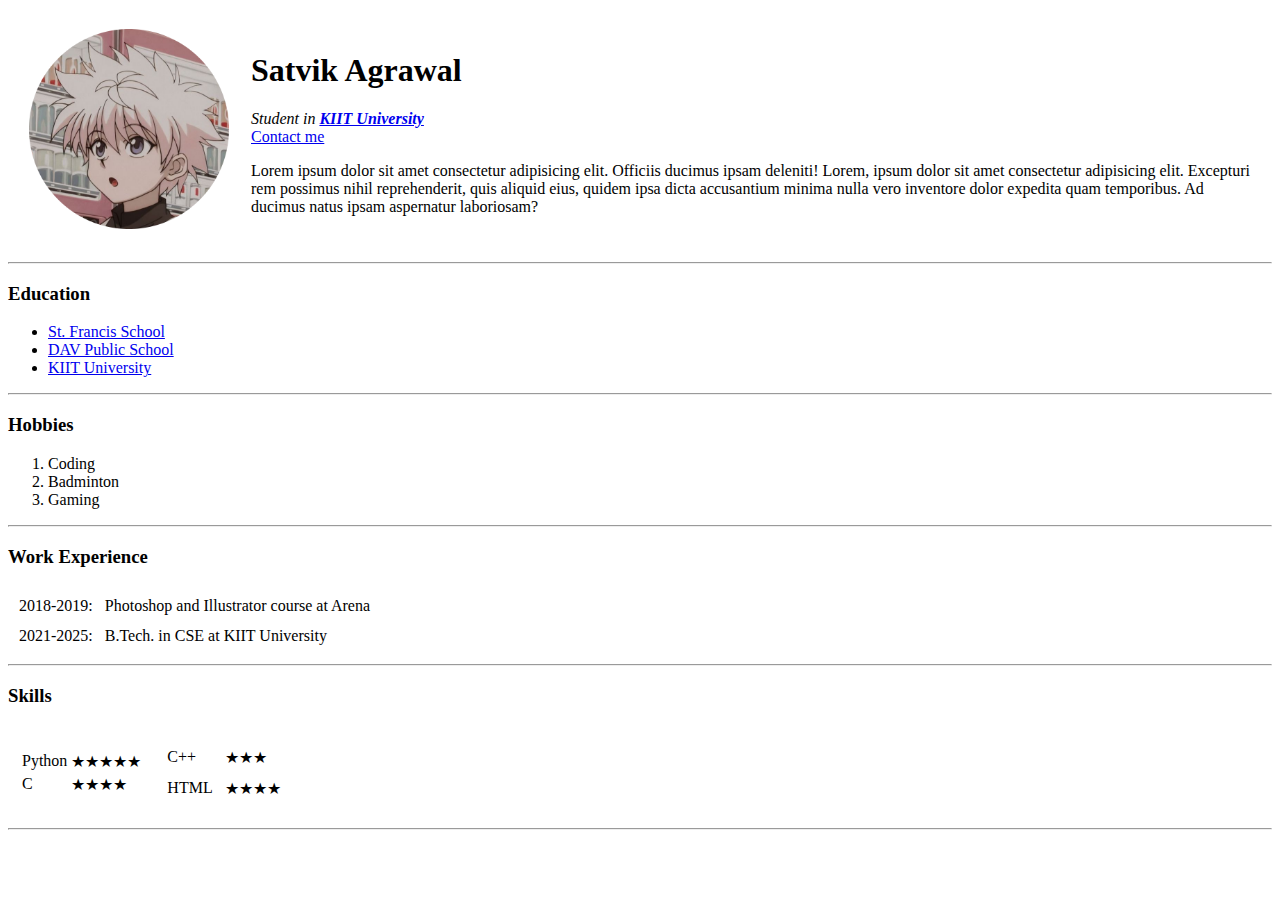
<file: index.html>
<!DOCTYPE html>
<html lang="en" dir="ltr">
	<head>
		<meta charset="utf-8" />
		<title>Satvik's Personal Site</title>
	</head>
	<body>
		<table cellspacing="20">
			<tr>
				<td>
					<img
						src="killua-modified.png"
						alt="Satvik Profile Picture"
						width="200"
						height="200"
					/>
				</td>
				<td>
					<h1>Satvik Agrawal</h1>
					<p>
						<em
							>Student in
							<strong
								><a href="https://kiit.ac.in/">KIIT University</a></strong
							></em
						><br />
						<a href="contact.html">Contact me</a>
					</p>
					<p>
						Lorem ipsum dolor sit amet consectetur adipisicing elit. Officiis
						ducimus ipsam deleniti! Lorem, ipsum dolor sit amet consectetur
						adipisicing elit. Excepturi rem possimus nihil reprehenderit, quis
						aliquid eius, quidem ipsa dicta accusantium minima nulla vero
						inventore dolor expedita quam temporibus. Ad ducimus natus ipsam
						aspernatur laboriosam?
					</p>
				</td>
			</tr>
		</table>
		<hr />
		<h3><strong>Education</strong></h3>
		<ul type="disc">
			<li><a href="https://stfrancisbilaspur.in/">St. Francis School</a></li>
			<li><a href="http://davbsp.org/">DAV Public School</a></li>
			<li><a href="https://kiit.ac.in/">KIIT University</a></li>
		</ul>
		<hr />
		<h3><strong>Hobbies</strong></h3>
		<ol>
			<li>Coding</li>
			<li>Badminton</li>
			<li>Gaming</li>
		</ol>
		<hr />
		<h3><strong>Work Experience</strong></h3>
		<table cellspacing="10">
			<tbody>
				<tr>
					<td>2018-2019:</td>
					<td>Photoshop and Illustrator course at Arena</td>
				</tr>
				<tr>
					<td>2021-2025:</td>
					<td>B.Tech. in CSE at KIIT University</td>
				</tr>
			</tbody>
		</table>
		<hr />
		<h3><strong>Skills</strong></h3>
		<table cellspacing="10">
			<tr>
				<td>
					<table>
						<tr>
							<td>Python</td>
							<td>★★★★★</td>
						</tr>
						<tr>
							<td>C</td>
							<td>★★★★</td>
						</tr>
					</table>
				</td>
				<td>
					<table cellspacing="10">
						<tr>
							<td>C++</td>
							<td>★★★</td>
						</tr>
						<tr>
							<td>HTML</td>
							<td>★★★★</td>
						</tr>
					</table>
				</td>
			</tr>
		</table>
		<hr />
	</body>
</html>
</file>
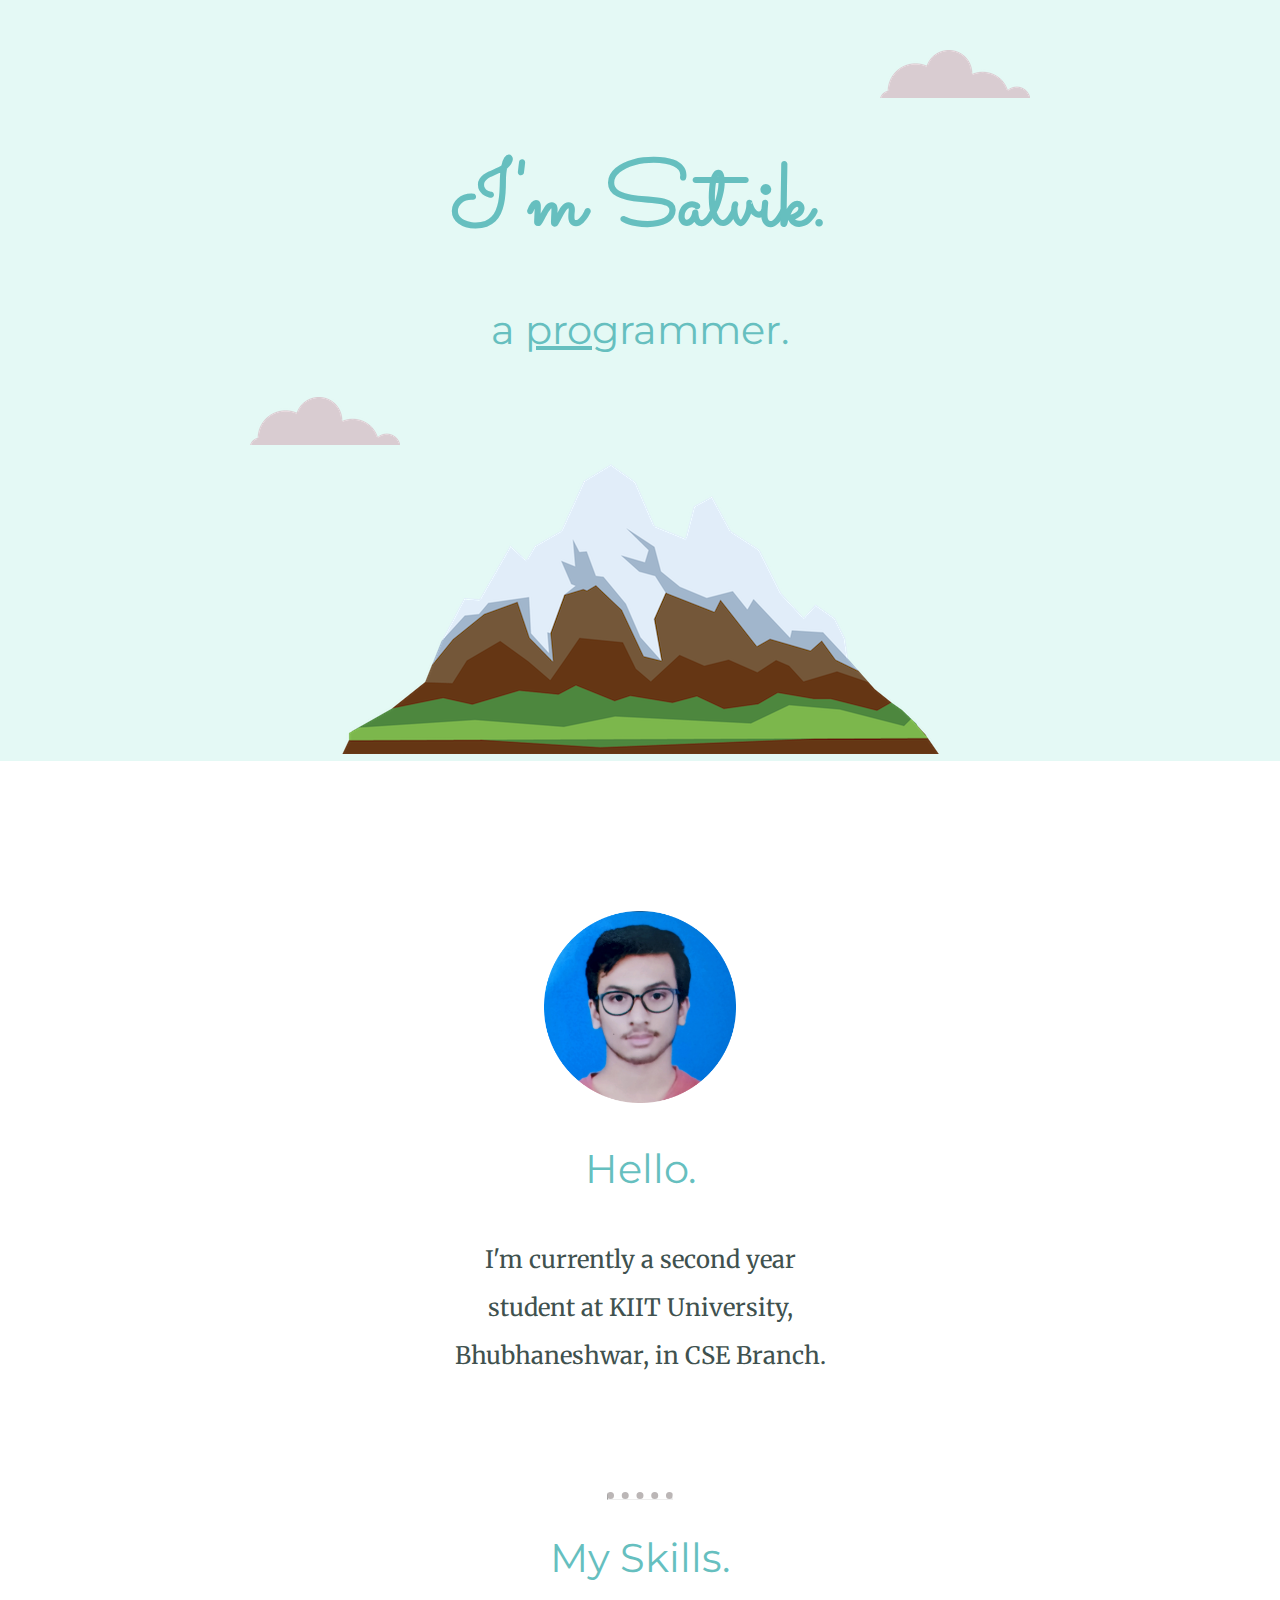
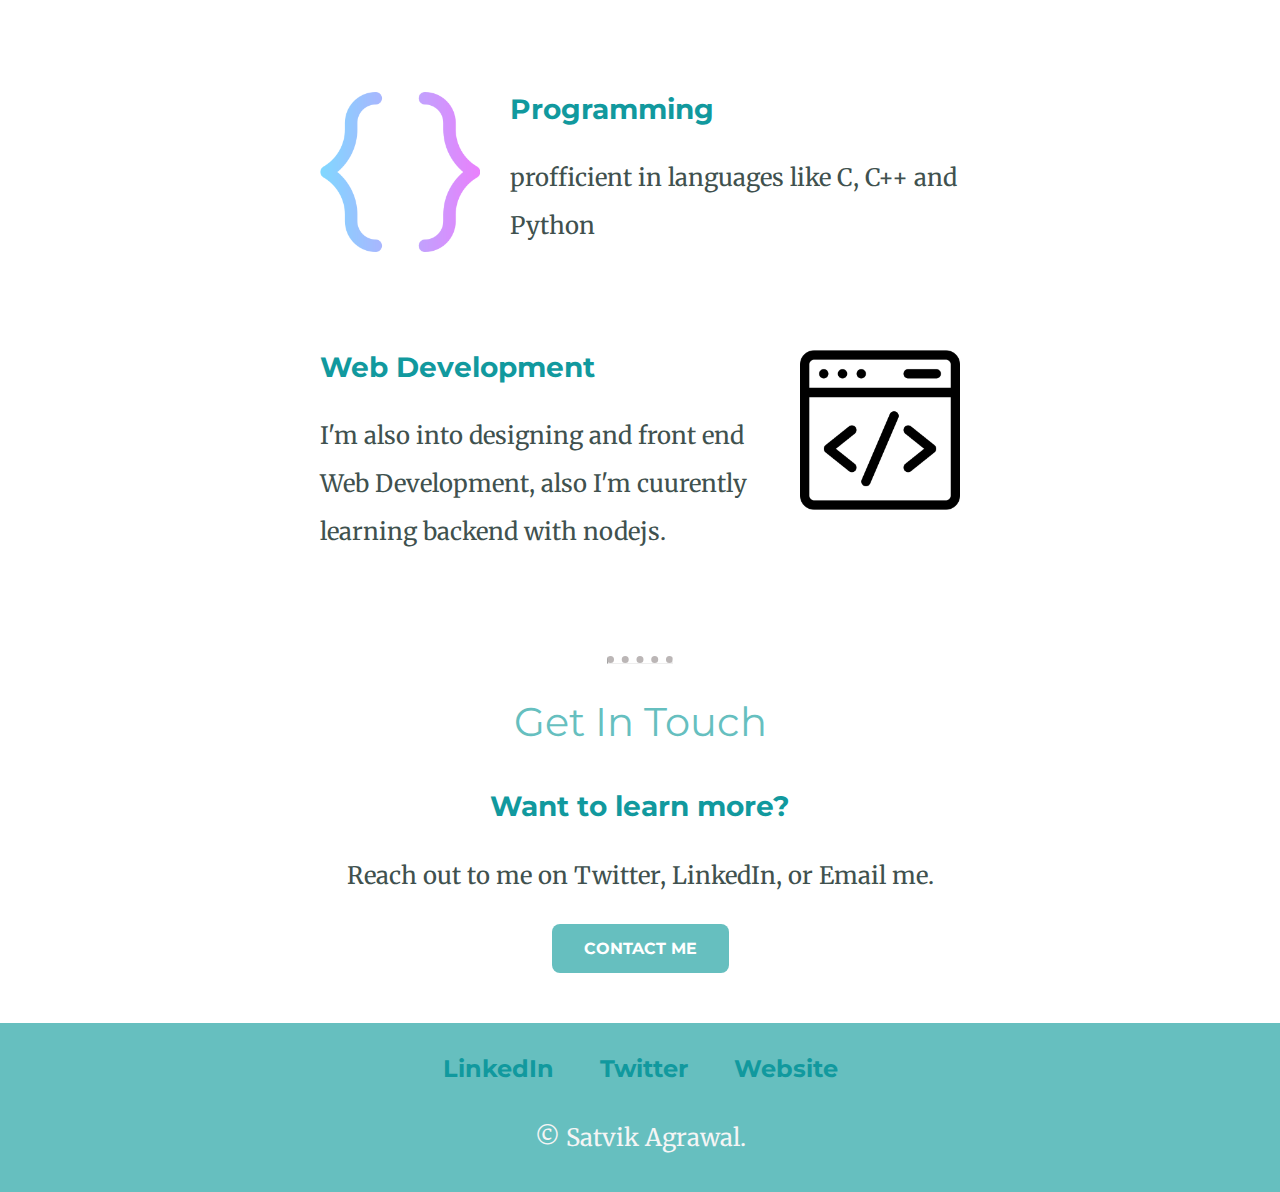
<file: CSS-My Site/index.html>
<!DOCTYPE html>
<html lang="en">
	<head>
		<meta charset="UTF-8" />
		<title>Satvik Agrawal</title>
		<link rel="stylesheet" href="css/styles.css" />
		<link rel="icon" href="favicon.ico" />
		<link rel="preconnect" href="https://fonts.googleapis.com" />
		<link rel="preconnect" href="https://fonts.gstatic.com" crossorigin />
		<link
			href="https://fonts.googleapis.com/css2?family=Merriweather&family=Montserrat&family=Sacramento&display=swap"
			rel="stylesheet"
		/>
	</head>
	<body>
		<div class="top-container">
			<img class="top-cloud" src="images/cloud.png" alt="cloud-image" />
			<h1 class="setmargin">I'm Satvik.</h1>
			<h2>a <span class="pro">pro</span>grammer.</h2>
			<img class="bottom-cloud" src="images/cloud.png" alt="cloud-image" />
			<img src="images/mountain.png" alt="mountain-image" />
		</div>

		<div class="middle-container">
			<div class="profile">
				<img class="propic" src="images/profile pic.png" alt="profile-photo" />
				<h2>Hello.</h2>
				<p class="intro">
					I'm currently a second year student at KIIT University, Bhubhaneshwar,
					in CSE Branch.
				</p>
			</div>
			<hr />
			<div class="skills">
				<h2>My Skills.</h2>
				<div class="skill-row">
					<img class="coding" src="images/programming.png" alt="coding-png" />
					<div class="content">
						<h3>Programming</h3>
						<p>profficient in languages like C, C++ and Python</p>
					</div>
				</div>
				<div class="skill-row">
					<img
						class="Web"
						src="images/web-development.png"
						alt="web-development"
					/>
					<div class="content">
						<h3>Web Development</h3>
						<p>
							I'm also into designing and front end Web Development, also I'm
							cuurently learning backend with nodejs.
						</p>
					</div>
				</div>
			</div>
			<hr />
			<div class="contact-me">
				<h2>Get In Touch</h2>
				<h3>Want to learn more?</h3>
				<p>Reach out to me on Twitter, LinkedIn, or Email me.</p>
				<a class="btn" href="mailto:satwikagrawal@gmail.com">CONTACT ME</a>
			</div>
		</div>

		<div class="bottom-container">
			<a class="footer-link" href="https://www.linkedin.com/">LinkedIn</a>
			<a class="footer-link" href="https://twitter.com/">Twitter</a>
			<a class="footer-link" href="https://www.appbrewery.co/">Website</a>
			<p class="credits">© Satvik Agrawal.</p>
		</div>
	</body>
</html>
</file>
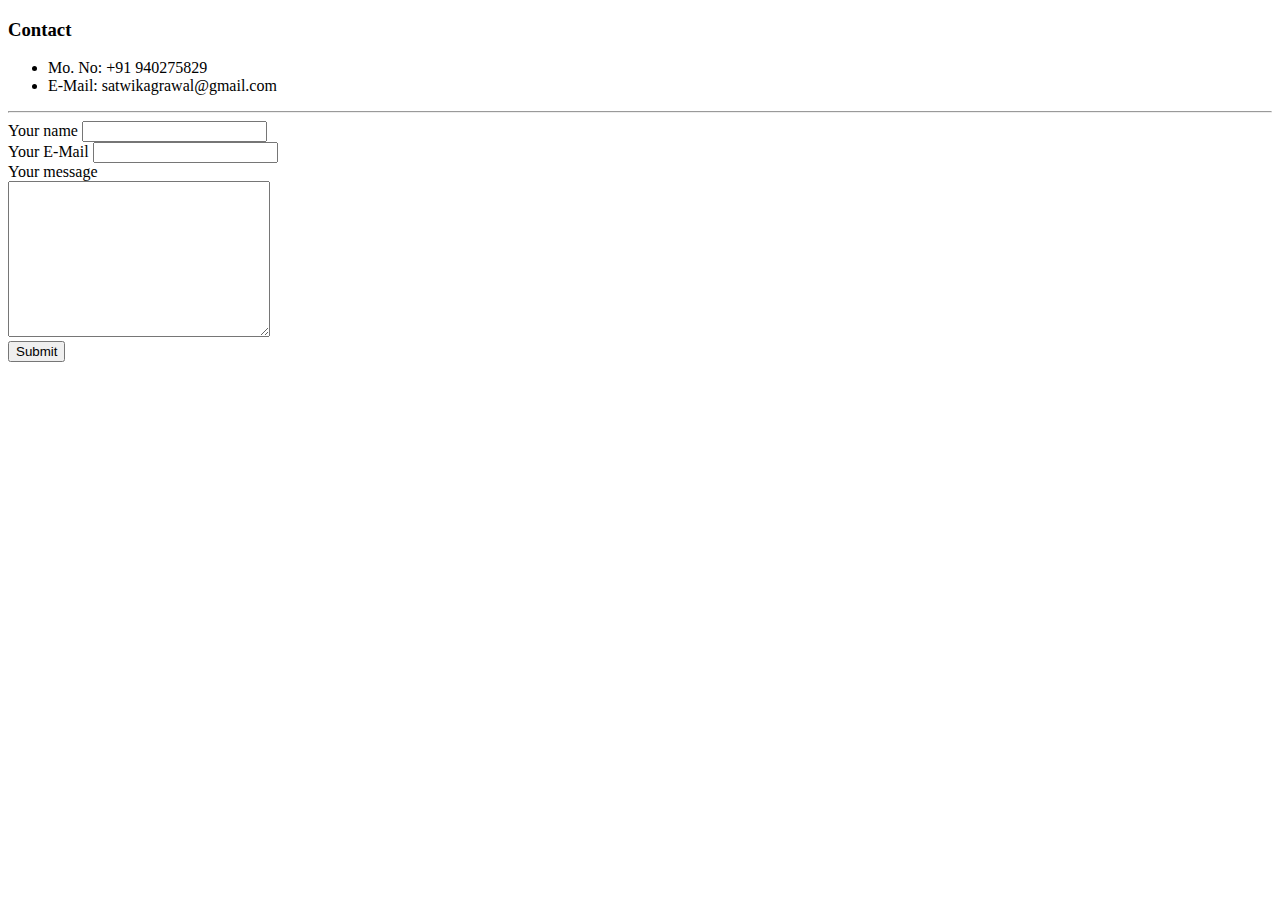
<file: contact.html>
<!DOCTYPE html>
<html lang="en" dir="ltr">
	<head>
		<meta charset="utf-8" />
		<title>Contact</title>
	</head>
	<body>
		<h3><strong>Contact</strong></h3>
		<ul>
			<li>Mo. No: +91 940275829</li>
			<li>E-Mail: satwikagrawal@gmail.com</li>
		</ul>
		<hr />
		<form
			action="mailto:satwikagrawal@gmail.com"
			method="post"
			enctype="text/plain"
		>
			<label for="">Your name</label>
			<input type="text" name="your name" id="" /><br />
			<label for="">Your E-Mail</label>
			<input type="email" name="your E-Mail" id="" /><br />
			<label for="">Your message</label><br />
			<!-- <input type="text" name="" id="" /> -->
			<textarea name="your message" id="" cols="30" rows="10"></textarea><br />
			<input type="submit" name="" id="" />
		</form>
	</body>
</html>
</file>
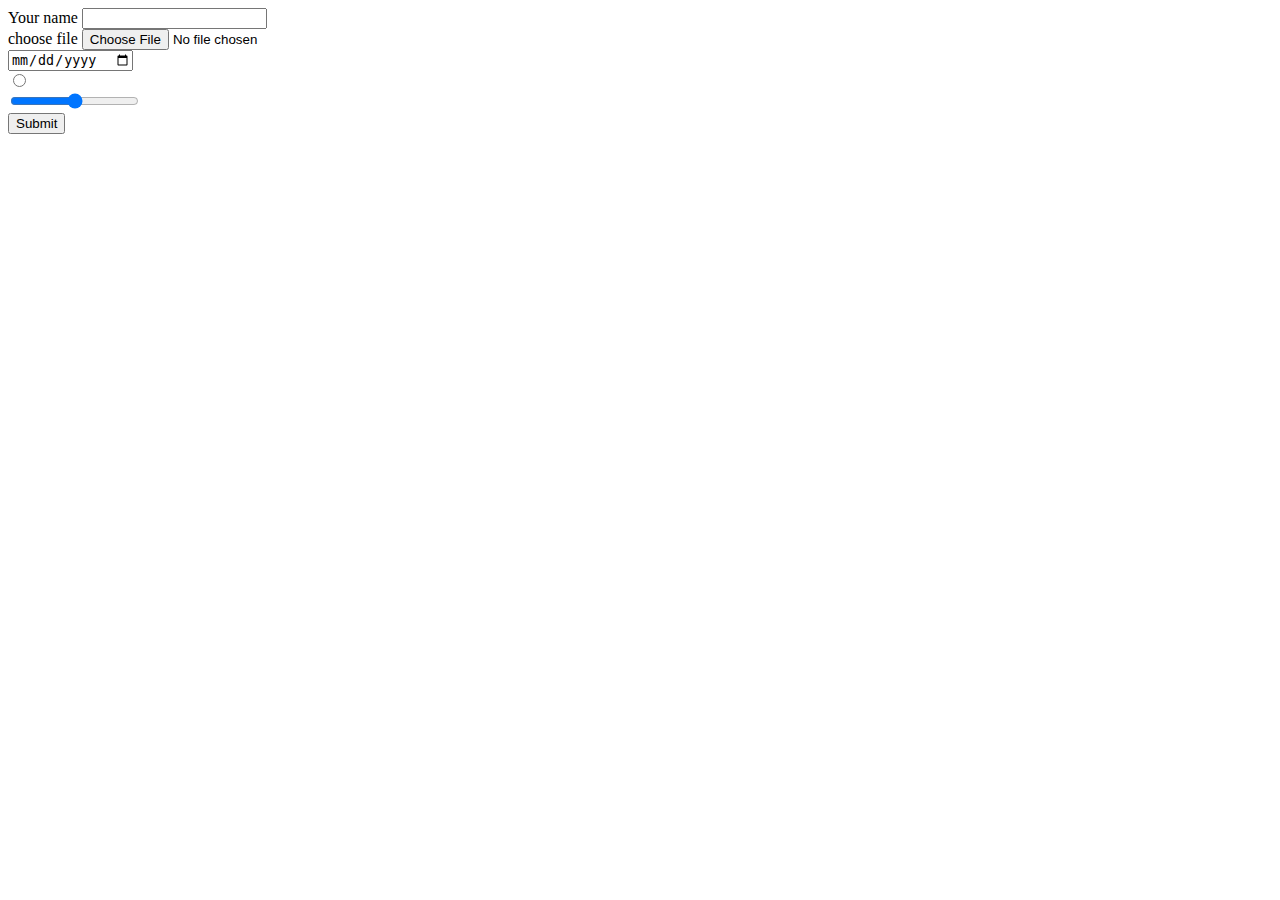
<file: form.html>
<!DOCTYPE html>
<html lang="en">
	<head>
		<meta charset="UTF-8" />
		<title>My Form</title>
	</head>
	<body>
		<form action="index.html">
			<label>Your name</label>
			<input type="text" name="" id="" />
			<br />
			<label>choose file</label>
			<input type="file" name="" id="" />
			<br />
			<input type="date" name="" id="" />
			<br />
			<input type="radio" name="" id="" />
			<br />
			<input type="range" name="" id="" />
			<br />
			<input type="submit" />
		</form>
	</body>
</html>
</file>
<file: CSS-My Site/css/styles.css>
body {
	text-align: center;
	margin: 0;
	font-family: "Merriweather", serif;
	font-size: 150%;
	color: #40514e;
}

p {
	line-height: 2;
}

h1 {
	margin-top: 0;
	font-family: "Sacramento", cursive;
	/* font size 100% = 16px 
	so, 1px = 6.25%
	1em = 16px */
	font-size: 5.625rem;
	margin: 50px auto 0 auto;
	color: #66bfbf;
}

h2 {
	font-family: "Montserrat", sans-serif;
	font-size: 2.5rem;
	color: #66bfbf;
	font-weight: normal;
	padding-bottom: 10px;
}

h3 {
	font-family: "Montserrat", sans-serif;
	color: #11999e;
}

.top-container {
	position: relative;
	padding-top: 90px;
	background-color: #e4f9f5;
	margin: 0 0 100px 0;
}

.propic {
	width: 15%;
}

.skill-row {
	width: 50%;
	margin: 100px auto;
	text-align: left;
	position: relative;
}
.Web {
	width: 25%;
	float: right;
	margin-left: 30px;
	/* position: absolute; */
}
.coding {
	width: 25%;
	float: left;
	margin-right: 30px;
}
.middle-container {
	padding: 50px 0;
}

.pro {
	text-decoration: underline;
}
.top-cloud {
	position: absolute;
	right: 250px;
	top: 50px;
}

.bottom-cloud {
	position: absolute;
	left: 250px;
	right: 300px;
}

.footer-link {
	color: #11999e;
	font-family: "Montserrat", sans-serif;
	font-weight: bolder;
	margin: 0 20px;
	text-decoration: none;
}

.bottom-container {
	padding: 30px;
	background-color: #66bfbf;
	margin-bottom: 0;
}
.credits {
	color: whitesmoke;
	margin: 30px auto 0 auto;
}

hr {
	border-top: 7px dotted rgb(187, 182, 182);
	width: 5%;
}

.btn {
	background-color: #66bfbf; /* Green */
	border: none;
	border-radius: 8px;
	font-family: "Montserrat", sans-serif;
	font-weight: bold;
	color: white;
	padding: 15px 32px;
	text-align: center;
	text-decoration: none;
	display: inline-block;
	font-size: 16px;
}
.btn:hover {
	background: #30e3cb;
	background-image: -webkit-linear-gradient(top, #30e3cb, #2bc4ad);
	background-image: -moz-linear-gradient(top, #30e3cb, #2bc4ad);
	background-image: -ms-linear-gradient(top, #30e3cb, #2bc4ad);
	background-image: -o-linear-gradient(top, #30e3cb, #2bc4ad);
	background-image: linear-gradient(to bottom, #30e3cb, #2bc4ad);
	text-decoration: none;
}
.intro {
	width: 30%;
	margin: 0 auto;
}
.profile {
	padding-bottom: 100px;
}
</file>
